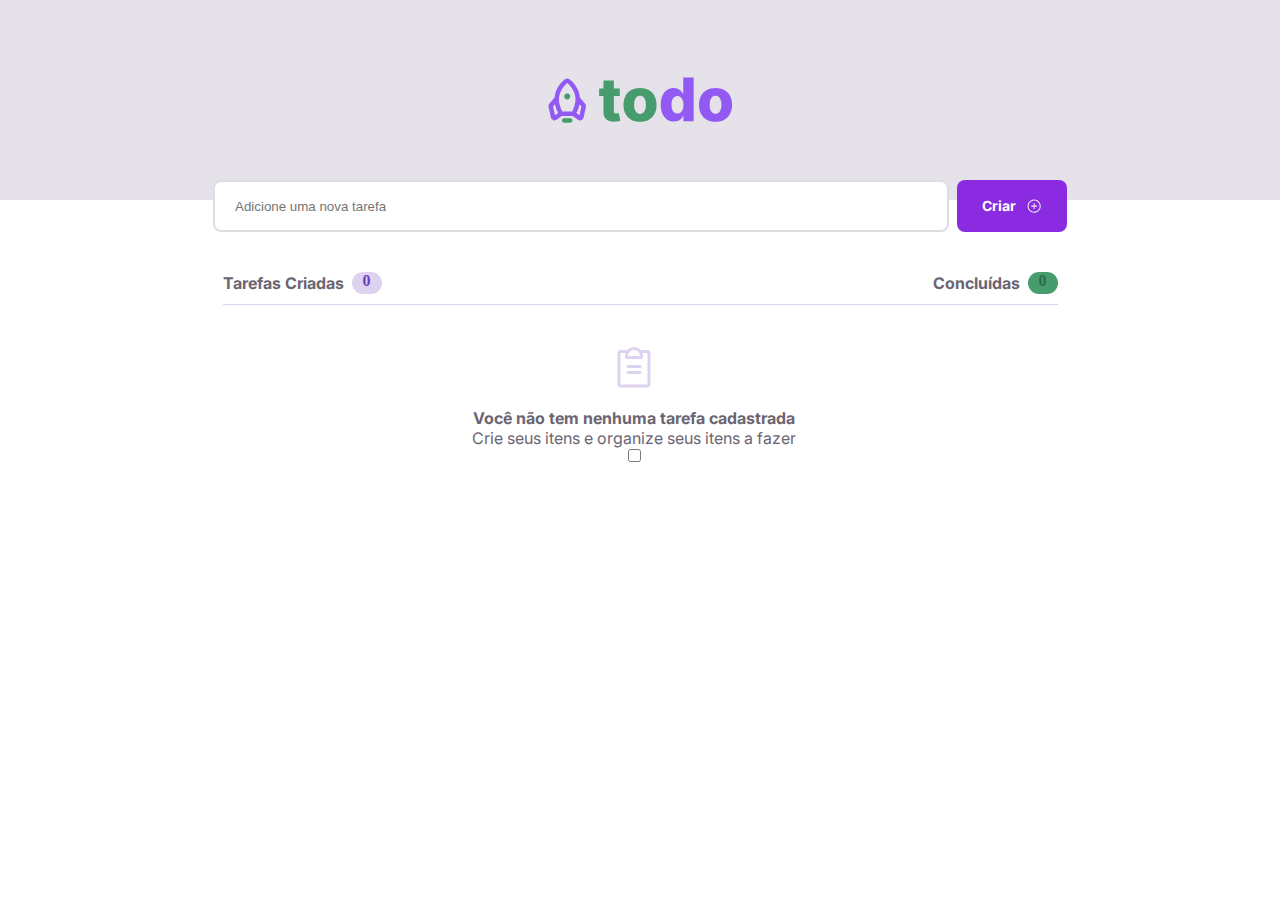
<file: index.html>
<!DOCTYPE html>
<html lang="en">
<head>
    <meta charset="UTF-8">
    <meta http-equiv="X-UA-Compatible" content="IE=edge">
    <meta name="viewport" content="width=device-width, initial-scale=1.0">
    <link rel="preconnect" href="https://fonts.googleapis.com">
    <link rel="preconnect" href="https://fonts.gstatic.com" crossorigin>

    <title>Document</title>
    <link rel="stylesheet" href="css/index.css">
    <link href="https://fonts.googleapis.com/css2?family=Inter:ital,opsz,wght@0,14..32,100..900;1,14..32,100..900&display=swap" rel="stylesheet">
</head>
<body>


<!-- Header-->
    <header class="hero-section">

        <img class="logo" src="css/assets/Logo.svg" alt="">

    </header>
<!-- Fim header -->





 <!-- adicionar tarefa-->
    <div class="adicionartarefa">

        <div class="forms-div">

            <form class="forms-flex" action="" id="meuFormulario">
                <input class="add-taskinput" type="text" name="tarefa-nova" placeholder="Adicione uma nova tarefa" id="input-box">
    
                <button class="btn-add flex-btn" type="submit" onclick="addTask()" id="botao"> Criar 
                    <svg class="add-icon margin10" width="20" height="20" viewBox="0 0 20 20" fill="none" xmlns="http://www.w3.org/2000/svg">
                    <path d="M10 1.875C8.39303 1.875 6.82214 2.35152 5.486 3.24431C4.14985 4.1371 3.10844 5.40605 2.49348 6.8907C1.87852 8.37535 1.71762 10.009 2.03112 11.5851C2.34463 13.1612 3.11846 14.6089 4.25476 15.7452C5.39106 16.8815 6.8388 17.6554 8.4149 17.9689C9.99099 18.2824 11.6247 18.1215 13.1093 17.5065C14.594 16.8916 15.8629 15.8502 16.7557 14.514C17.6485 13.1779 18.125 11.607 18.125 10C18.1227 7.84581 17.266 5.78051 15.7427 4.25727C14.2195 2.73403 12.1542 1.87727 10 1.875ZM10 16.875C8.64026 16.875 7.31105 16.4718 6.18046 15.7164C5.04987 14.9609 4.16868 13.8872 3.64833 12.6309C3.12798 11.3747 2.99183 9.99237 3.2571 8.65875C3.52238 7.32513 4.17716 6.10013 5.13864 5.13864C6.10013 4.17716 7.32514 3.52237 8.65876 3.2571C9.99238 2.99183 11.3747 3.12798 12.631 3.64833C13.8872 4.16868 14.9609 5.04987 15.7164 6.18045C16.4718 7.31104 16.875 8.64025 16.875 10C16.8729 11.8227 16.1479 13.5702 14.8591 14.8591C13.5702 16.1479 11.8227 16.8729 10 16.875ZM13.75 10C13.75 10.1658 13.6842 10.3247 13.5669 10.4419C13.4497 10.5592 13.2908 10.625 13.125 10.625H10.625V13.125C10.625 13.2908 10.5592 13.4497 10.4419 13.5669C10.3247 13.6842 10.1658 13.75 10 13.75C9.83424 13.75 9.67527 13.6842 9.55806 13.5669C9.44085 13.4497 9.375 13.2908 9.375 13.125V10.625H6.875C6.70924 10.625 6.55027 10.5592 6.43306 10.4419C6.31585 10.3247 6.25 10.1658 6.25 10C6.25 9.83424 6.31585 9.67527 6.43306 9.55806C6.55027 9.44085 6.70924 9.375 6.875 9.375H9.375V6.875C9.375 6.70924 9.44085 6.55027 9.55806 6.43306C9.67527 6.31585 9.83424 6.25 10 6.25C10.1658 6.25 10.3247 6.31585 10.4419 6.43306C10.5592 6.55027 10.625 6.70924 10.625 6.875V9.375H13.125C13.2908 9.375 13.4497 9.44085 13.5669 9.55806C13.6842 9.67527 13.75 9.83424 13.75 10Z" fill="#F0EDF2"/>
                    </svg>
                </button>

                <!-- Mobile Button-->
                <button class="btn-add-mobile" type="submit" onclick="addTask()"> 
                    <svg width="18" height="18" viewBox="0 0 18 18" fill="none" xmlns="http://www.w3.org/2000/svg">
                        <path d="M9 0.875C7.39303 0.875 5.82214 1.35152 4.486 2.24431C3.14985 3.1371 2.10844 4.40605 1.49348 5.8907C0.87852 7.37535 0.717618 9.00901 1.03112 10.5851C1.34463 12.1612 2.11846 13.6089 3.25476 14.7452C4.39106 15.8815 5.8388 16.6554 7.4149 16.9689C8.99099 17.2824 10.6247 17.1215 12.1093 16.5065C13.594 15.8916 14.8629 14.8502 15.7557 13.514C16.6485 12.1779 17.125 10.607 17.125 9C17.1227 6.84581 16.266 4.78051 14.7427 3.25727C13.2195 1.73403 11.1542 0.877275 9 0.875ZM9 15.875C7.64026 15.875 6.31105 15.4718 5.18046 14.7164C4.04987 13.9609 3.16868 12.8872 2.64833 11.6309C2.12798 10.3747 1.99183 8.99237 2.2571 7.65875C2.52238 6.32513 3.17716 5.10013 4.13864 4.13864C5.10013 3.17716 6.32514 2.52237 7.65876 2.2571C8.99238 1.99183 10.3747 2.12798 11.631 2.64833C12.8872 3.16868 13.9609 4.04987 14.7164 5.18045C15.4718 6.31104 15.875 7.64025 15.875 9C15.8729 10.8227 15.1479 12.5702 13.8591 13.8591C12.5702 15.1479 10.8227 15.8729 9 15.875ZM12.75 9C12.75 9.16576 12.6842 9.32473 12.5669 9.44194C12.4497 9.55915 12.2908 9.625 12.125 9.625H9.625V12.125C9.625 12.2908 9.55916 12.4497 9.44195 12.5669C9.32474 12.6842 9.16576 12.75 9 12.75C8.83424 12.75 8.67527 12.6842 8.55806 12.5669C8.44085 12.4497 8.375 12.2908 8.375 12.125V9.625H5.875C5.70924 9.625 5.55027 9.55915 5.43306 9.44194C5.31585 9.32473 5.25 9.16576 5.25 9C5.25 8.83424 5.31585 8.67527 5.43306 8.55806C5.55027 8.44085 5.70924 8.375 5.875 8.375H8.375V5.875C8.375 5.70924 8.44085 5.55027 8.55806 5.43306C8.67527 5.31585 8.83424 5.25 9 5.25C9.16576 5.25 9.32474 5.31585 9.44195 5.43306C9.55916 5.55027 9.625 5.70924 9.625 5.875V8.375H12.125C12.2908 8.375 12.4497 8.44085 12.5669 8.55806C12.6842 8.67527 12.75 8.83424 12.75 9Z" fill="#F0EDF2"/>
                        </svg>
                        
                </button>
            </form>


        </div>
        




    </div> 
    <!-- Fim add tarefa -->






<!-- display tasks-->

<div class="div-tarefas">
    
    <div class="tarefas-display">
         
        <div class="dashboard-task">

            <div class="status-tarefas">
                <!--tarefas-criadas-->
            <div class="criadas">
                <p>Tarefas Criadas</p>
                <span class="criadas-tarefas" id="number-criadas">0</span>
            </div> 
            <!-- Fim tarefas-criadas-->


            <!-- tarefas-concluidas-->
            <div class="concluidas">
            <p>Concluídas</p>
            <span class="concluídas-tarefas" id="contagem">0</span>
            </div> 
            <!-- Fim tarefas-concluidas-->
            </div>

            <div class="br-color"> </div>
            
            <div class="nenhuma-tarefa" id="nenhumaTarefaID">
                <svg width="34" height="41" viewBox="0 0 34 41" fill="none" xmlns="http://www.w3.org/2000/svg">
                    <path d="M24.5 25.5C24.5 25.8978 24.342 26.2793 24.0607 26.5606C23.7794 26.8419 23.3978 27 23 27H11C10.6022 27 10.2206 26.8419 9.93934 26.5606C9.65804 26.2793 9.5 25.8978 9.5 25.5C9.5 25.1021 9.65804 24.7206 9.93934 24.4393C10.2206 24.158 10.6022 24 11 24H23C23.3978 24 23.7794 24.158 24.0607 24.4393C24.342 24.7206 24.5 25.1021 24.5 25.5ZM23 18H11C10.6022 18 10.2206 18.158 9.93934 18.4393C9.65804 18.7206 9.5 19.1021 9.5 19.5C9.5 19.8978 9.65804 20.2793 9.93934 20.5606C10.2206 20.8419 10.6022 21 11 21H23C23.3978 21 23.7794 20.8419 24.0607 20.5606C24.342 20.2793 24.5 19.8978 24.5 19.5C24.5 19.1021 24.342 18.7206 24.0607 18.4393C23.7794 18.158 23.3978 18 23 18ZM33.5 5.99997V37.5C33.5 38.2956 33.1839 39.0587 32.6213 39.6213C32.0587 40.1839 31.2956 40.5 30.5 40.5H3.5C2.70435 40.5 1.94129 40.1839 1.37868 39.6213C0.81607 39.0587 0.5 38.2956 0.5 37.5V5.99997C0.5 5.20432 0.81607 4.44126 1.37868 3.87865C1.94129 3.31604 2.70435 2.99997 3.5 2.99997H10.2988C11.1416 2.05633 12.1742 1.30133 13.329 0.784394C14.4838 0.267458 15.7348 0.000244141 17 0.000244141C18.2652 0.000244141 19.5162 0.267458 20.671 0.784394C21.8258 1.30133 22.8584 2.05633 23.7013 2.99997H30.5C31.2956 2.99997 32.0587 3.31604 32.6213 3.87865C33.1839 4.44126 33.5 5.20432 33.5 5.99997ZM11 8.99997H23C23 7.40867 22.3679 5.88255 21.2426 4.75733C20.1174 3.63211 18.5913 2.99997 17 2.99997C15.4087 2.99997 13.8826 3.63211 12.7574 4.75733C11.6321 5.88255 11 7.40867 11 8.99997ZM30.5 5.99997H25.4844C25.8256 6.96338 26 7.97793 26 8.99997V10.5C26 10.8978 25.842 11.2793 25.5607 11.5606C25.2794 11.8419 24.8978 12 24.5 12H9.5C9.10218 12 8.72064 11.8419 8.43934 11.5606C8.15804 11.2793 8 10.8978 8 10.5V8.99997C8.00003 7.97793 8.17441 6.96338 8.51562 5.99997H3.5V37.5H30.5V5.99997Z" fill="#DDD2EF"/>
                    </svg>
                 
                <p class="p1">Você não tem nenhuma tarefa cadastrada</p>
                <p class="p2">Crie seus itens e organize seus itens a fazer</p>
                <input type="checkbox" name="" id="uncheck">
            </div>



            <ul class="tarefas" id="list-container">
                
                <!--  HTML PADRÃO + CSS
                <li class="card-concluir">
                    <p>Integer urna interdum massa libero auctor neque turpis turpis semper. Duis vel sed fames integer.</p>
                    <img class="trash" src="css/assets/position-assets/TrashRegular.png" alt="" srcset="">
                </li>

                <li class="card-concluido">
                    <p>Integer urna interdum massa libero auctor neque turpis turpis semper. Duis vel sed fames integer.</p>
                    <img class="trash" src="css/assets/position-assets/TrashRegular.png" alt="" srcset="">
                </li> -->
                



                </ul>
            <!-- Fim tarefas-->
        </div>



    </div> 


<!-- Fim tarefas-display-->



</div> 
<!-- Fim div-tarefas-->
    




    <script src="index.js"></script>
</body>
</html>
</file>
<file: css/index.css>
:root {
    --gray-200: #E5E2E9;
    --purple-base: #9359F3;
    --font-family: 'Inter', sans-serif;
    --button-font: bold 14px/160% var(--font-family);
    --gray-400: #D1CBD7;
    --gray-500: #6b6572;
    --purple-light: #DDD2EF;
    --purple-dark: #6f3cc3;
    --gray-100: #F0EDF2;
    ---green-base: #479C6E;
    --green-dark: #2D6C4A;
    --gray-330: #e0dce4;
}

* {
    margin: 0px;
    box-sizing: border-box;
}

/*CSS header*/

header {
    display: flex;
    height: 200px;
    width: 100%;
    background-color:var(--gray-200);
    align-items: center;
    justify-content: center;
}

/*ADICIONE UMA NOVA TAREFA CSS*/

/* CSS BUTTON*/
.btn-add {
    width: 110px;
    height: 52px;
    border-radius: 8px;
    background-color: blueviolet;
    border: 0px;
    font: var(--button-font);
    color: white;
}

.btn-add:hover {
    background-color: var(--purple-base);
}

.add-icon {
    display: inline-block;
    width: 16.25px;
    height: 16.25px;
}




/*MOBILE BUTTON*/


.btn-add-mobile {
    width: 52px;
    height: 52px;
    background-color: var(--purple-dark);
    border: none;
    border-radius: 8px;
}

.btn-add-mobile:hover {
    background-color: var(--purple-base);
}

.btn-add-mobile {
    display: none;
} /*ativa no media query*/




.margin10 {
    margin-left: 10px;
}

/* fim CSS BUTTON*/



/* CSS GERAL DE ALINHAMENTO*/
.flex-btn {
    display: flex;
    align-items: center;
    justify-content: center;
}
.forms-flex {
    display: flex;
    gap: 8px;
    margin-top: -20px;
}

.forms-div {

    display: flex;
    width: 100%;
    justify-content: center;
}
/*FIM CSS GERAL DE ALINHAMENTO*/



/* CSS TEXT INPUT*/

.add-taskinput {
    width: 736px;
    height: 52px;
    border-radius: 8px;
    border: 2px solid #E0DCE4;
    padding-left: 20px;
}



input[type="text"]:focus {
    outline: none;
    border: 2px solid #9359F3;
}




/* FIM CSS TEXT INPUT*/


/* FIM CSS ADICIONAR UMA NOVA TAREFA*/







/* CSS DASHBOARD TAREFAS*/

.div-tarefas {
    width: 100%;
    display: flex;
    justify-content: center;
}

.tarefas-display {
    width: 835px; /*ta menor porque falta os números*/
    margin-top: 40px; /*teste de viulização*/

}

.status-tarefas {
    display: flex;
    justify-content: space-between;
    width: 100%;
   
    height: 22px;
}

br {
    color: var(--gray-500);
}



/* STATUS CONCLUIDADAS CSS*/

.concluidas {
    display: flex;
    gap: 8px;
    align-items: center;
}

.concluidas p {
    font-family: 'Inter', sans-serif;
    font-weight: bold;
    color: var(--gray-500);
}

.concluídas-tarefas {
    width: 30px;
    height: 22px;
    border-radius: 999px;
    background-color: #479C6E;
    color: #2D6C4A;
    font: 'Inter', sans-serif;
    font-weight: bolder;
    display: flex;
    justify-content: center;
}

/*FIM CONCLUIDAS CSS*/

/*CRIADAS CSS*/

.criadas {
    display: flex;
    gap: 8px;
    align-items: center;
}

.criadas p {
    font-family: 'Inter', sans-serif;
    font-weight: bold;
    color: var(--gray-500);
}


.criadas-tarefas {
    width: 30px;
    height: 22px;
    border-radius: 999px;
    background-color: var(--purple-light);
    color: var(--purple-dark);
    font: 'Inter', sans-serif;
    font-weight: bolder;
    display: flex;
    justify-content: center;
}

/*FIM CRIADAS*/


  
/*SEPARADOR BR*/
.br-color {
    margin-top: 10px;
    margin-bottom: 10px;
    width: 100%;
    height: 1px;
    background-color: var(--purple-light);
} 

/* FIM SEPARADOR*/


/*CSS TAREFA NÃO CRIADA*/
.nenhuma-tarefa {
    text-align: center;
    padding-top: 32px;
    padding-bottom: 32px;
    padding-left: 12;
    padding-right: 12px;
}

.p1 {
    font-family: var(--font-family);
    font-weight: bold;
    color: var(--gray-500);
    margin-top: 16px;
}
.p2 {
    font-family: var(--font-family);
    color: var(--gray-500);
}


/*CSS TAREFAS & CARDS*/


.tarefas {
    height: 100%;
    
}

.tarefas li {
    margin-left: -40px;
    padding: 10px;
    list-style-type: none;
    border-radius: 8px;
    margin-bottom: 12px;
    font-family: 'Inter', sans-serif;
    
}

.card-concluir {
    display: flex;
    align-items: center;
    justify-content: space-around;
    gap: 8px;
    height: 72px;
    background-color: var(--gray-330);
    border-radius: 8px;
    margin-bottom: 6px;
    font-family: 'Inter', sans-serif;
    border: solid 2px;
    border-color: var(--gray-400);
    cursor: pointer;
    position: relative;
  

}

/* Adicionando checkregular - sem concluir  - na li*/
.card-concluir::before {
    content: '';
    position: absolute;
    height: 28px;
    width: 20px;
    height: 20px;
    background-image: url(assets/position-assets/CircleRegular.png);
    background-size: cover;
    background-position: center;
    top: 25px;
    left: 8px;
}



 /*css remove button*/

    .card-concluido {
    display: flex;
    align-items: center;
    justify-content: space-evenly;
    gap: 8px;
    height: 72px;
    text-decoration-line: line-through;
    background-color: var(--gray-100);
    border-radius: 8px;
    font-family: 'Inter', sans-serif;
    border: solid 1px;
    border-color: var(--gray-400);
    cursor: pointer;
    position: relative;
    

}

/* checked icone - css*/
.card-concluido::before {
    content: '';
    position: absolute;
    height: 28px;
    width: 20px;
    height: 20px;
    background-image: url(assets/position-assets/checked.png);
    background-size: cover;
    background-position: center;
    top: 25px;
    left: 8px;
}



.card-concluir p {
    width: 100%;
    font-family: var(--font-family);
    font-size: 14px;
    margin-left: 25px;

}

.card-concluido p {
    width: 100%;
    font-family: var(--font-family);
    font-size: 14px;
    margin-left: 25px;

}

.card-concluir button {
    border: 0;
    background-color: rgba(255, 0, 0, 0);
}

/* Icones unchecked, check, trash hover*/

.icon-checkbox {
    width: 20px;
    height: 20px;

}

.trash {
    width: 20px;
    height: 20px;
}

ul li span {
    position: absolute;
    right: 0;
    top: 15px;
    width: 40px;
    height: 60px;
    border-radius: 20px;
    font-size: 22px;
    color: #555;
    line-height: 40px;
    text-align: center;
}

ul li {
    display: flex;
}

ul li .uncheck {
    position: relative;
    right: 98.3%;
}




.display-show {
    display: block;
}

.display-none {
    display: none;
}

.js-teste {
    
}






/*FIM DASHBOARD TAREFAS*/


/* AJUSTES RESPONSIVIDADE*/


/*
320-480 Mobile devices. 481px — 768px: iPads, Tablets. 769px — 1024px: Small screens, laptops. 1025px — 1200px: Desktops, large screens.
*/

@media (min-width: 320px) and (max-width: 768px) {
    .add-taskinput {
        width: 267px;
  }

  .btn-add {
    display: none;
} 

.btn-add-mobile {
    display: inline-block;
}

.tarefas-display {
    width: 327px; 
    font-size: 12px;

}

.card-concluir {
    padding: 10px;
}

.card-concluido {
    padding: 10px;
}





} /*fim media query*/
</file>
